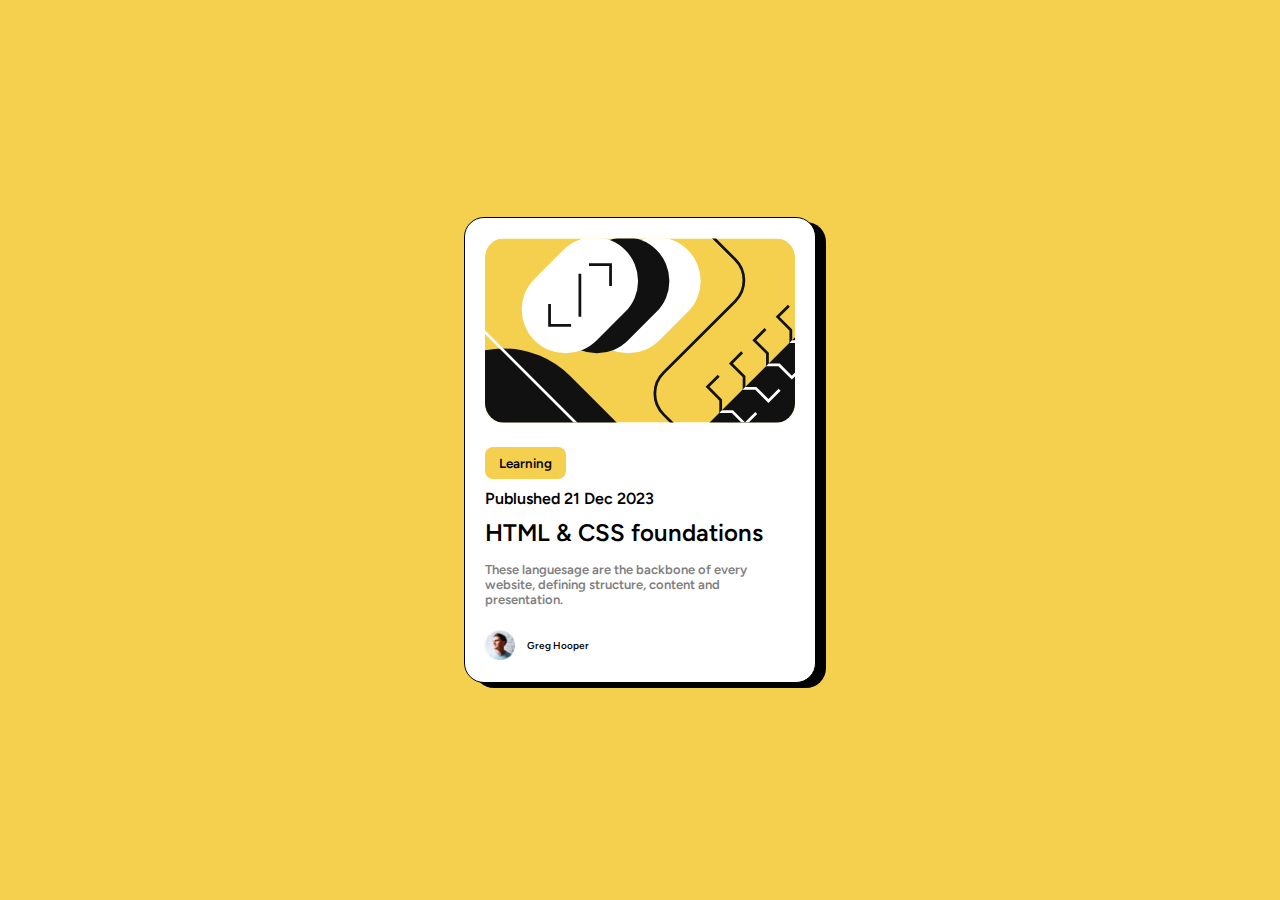
<file: index.html>
<!DOCTYPE html>
<html lang="en">
<head>
  <meta charset="UTF-8">
  <meta name="viewport" content="width=device-width, initial-scale=1.0"> <!-- displays site properly based on user's device -->

  <link rel="icon" type="image/png" sizes="32x32" href="favicon-32x32.png">
  <link rel="stylesheet" href="index.css" />
  <title>Frontend Mentor | Blog preview card</title>

  <!-- Feel free to remove these styles or customise in your own stylesheet 👍 -->
  <style>
    .attribution { font-size: 11px; text-align: center; }
    .attribution a { color: hsl(228, 45%, 44%); }
  </style>
</head>
<body>
  <div class="container">
    <div class="card-image">
      <img src="illustration-article.svg" >
    </div>
    <div class="container-body">
      <button>Learning</button>
      <p>Publushed 21 Dec 2023</p>
      <h2>HTML & CSS foundations</h2>
      <p>These languesage are the backbone of every website, defining structure, content and presentation.</p>
    <div class="footer">
        <div class="avatar">
          <img src="image-avatar.webp">
          <p>Greg Hooper</p>
        </div>
        
      </div>
    </div>
    </div>
</body>
</html>
</file>
<file: index.css>
:root {
    --Yellow: hsl(47, 88%, 63%);
    --White: hsl(0, 0%, 100%);
    --Grey: hsl(0, 0%, 50%);
    --Black: hsl(0, 0%, 7%);
}
*{
    margin: 0;
    padding: 0;
    font-family: 'semibold-figtree';
}
@font-face {
    font-family: 'bold-figtree';
    src: url("Figtree-ExtraBold.ttf");
}
@font-face {
    font-family: 'semibold-figtree';
    src: url("Figtree-SemiBold.ttf");
}
body{
    padding: 20;
    margin: 0;
    background-color: var(--Yellow);
    display: flex;
    justify-content: center;
    align-items: center;
    min-height: 100vh;
}
.container{
    max-width: 350px;
    background-color: var(--White);
    border-radius: 20px;
    border: solid 1px black;
    box-shadow: 10px 5px 0 black;
}    

.card-image img {
    width: 100%;
    border-radius: 20px;
    
}
.card-image{
    padding: 20px 20px 0;
}
.container-body {
    display: flex;
    flex-direction: column;
    margin-bottom: 0;
    

}
.container-body button{
    outline: none;
    border: none;
    width: auto;
    background: var(--Yellow);
    border-radius: 8px;
    padding: 8px 14px; 
    font-weight: bold;
    align-self: flex-start;
    margin-bottom: 10px;
}
.container-body, .footer {
    padding: 20px;
    padding-bottom: 10px;
}
.container-body p:nth-of-type(2) {
    color: var(--Grey);
    font-size: small;
}
.container-body p:nth-of-type(1) {
    margin-bottom: 10px;
}
.container-body h2:nth-of-type(1) {
    font-weight: 900;
    margin-bottom: 15px;
    font-family: 'semibold-figtree';
}
.avatar {
    display: flex;
    align-items: center;
}
.avatar p {
    margin-left: 12px;
    padding-top: 12px;
    font-weight: 900;
    font-size: 10px;
    font-family: 'semibold-figtree';
}
.avatar img {
    width: 30px;
    height: 30px;
}
.footer { 
    padding-left: 0;
}
</file>
